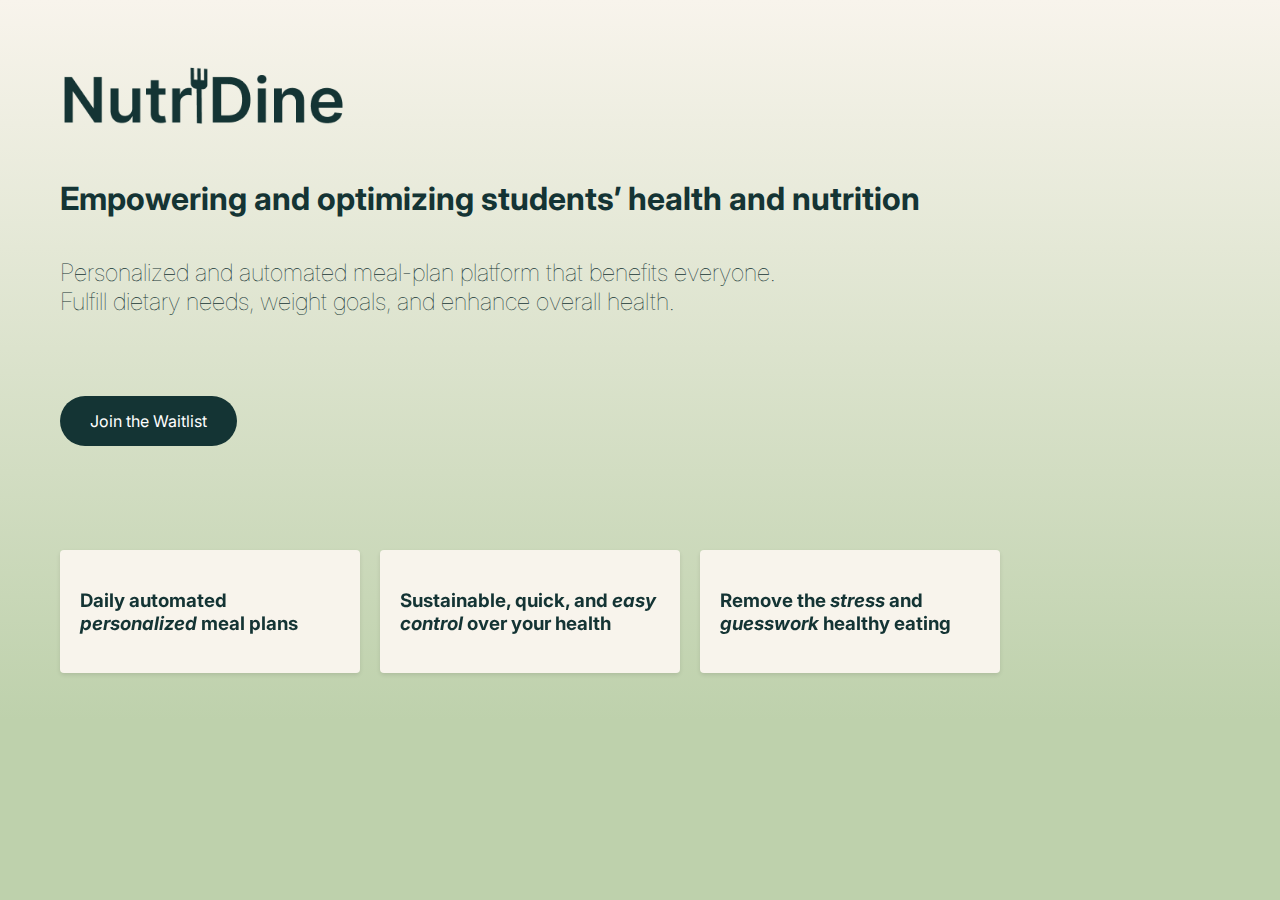
<file: index.html>
<!DOCTYPE html>
<html lang="en">
<head>
<meta charset="UTF-8">
<meta name="viewport" content="width=device-width, initial-scale=1.0">
<title>NutriDine</title>
<link rel="stylesheet" href="style_title.css">
<link href="https://fonts.googleapis.com/css2?family=Inter:wght@400;700&display=swap" rel="stylesheet">
</head>
<body>
  <canvas id="projector"></canvas>
<div class="container">
    <img src="Logo.png" alt="NutriDine Logo" style="width: 300px; height: 100;">
    <p class="slogan">Empowering and optimizing students’ health and nutrition</p>
  <p class="description">
    Personalized and automated meal-plan platform that benefits everyone. Fulfill dietary needs, weight goals, and enhance overall health.
  </p>
  <a href="index_waitlist.html" class="button">Join the Waitlist</a>
  
  <div class="features">
    <div class="feature">
      <h3>Daily automated <em>personalized</em> meal plans</h3>
    </div>
    <div class="feature">
      <h3>Sustainable, quick, and <em>easy control</em> over your health</h3>
    </div>
    <div class="feature">
      <h3>Remove the <em>stress</em> and <em>guesswork</em> healthy eating</h3>
    </div>
  </div>
</div>

<script src="https://code.createjs.com/1.0.0/createjs.min.js"></script>
<script src="https://cdnjs.cloudflare.com/ajax/libs/gsap/3.5.1/gsap.min.js"></script>

<script src="script_title.js"></script>
<script src="particle-engine.js"></script>
<script>
    var particles;
    (function(){
        particles = new ParticleEngine('projector');
        createjs.Ticker.addEventListener("tick", updateCanvas);
        window.addEventListener('resize', resizeCanvas, false);

        function updateCanvas(){
            particles.render();
        }

        function resizeCanvas(){
            particles.resize();
        }
    }());
</script>
</body>
</html>
</file>
<file: style_title.css>
/* Contents of style.css */

body {
    font-family: "Inter", sans-serif;
    margin: 30;
    padding: 0;
    background-color: #f5f5f5;
    color: #143434;
  }
  
  .container {
    max-width: 1200px; /* Adjust this value based on your design requirements */
    margin-left: auto;
    margin-right: auto;
    padding-left: 40px; /* This will add space from the left */
    padding-top: 60px; /* Adjust this value as needed to move the logo down */
  }
  
  
  
  .slogan {
    font-weight: 700; /* Make it bold */
    font-size: 2em; /* Make it larger, adjust value as needed */
    margin: 40px;
    margin-left: 0px;
  }
  
  .description {
    font-size: 1.5em; /* Increase font size, adjust as needed */
    margin: 20px 0; /* Add some margin if needed */
    /* Control the width to make it wrap into three lines or use media queries for responsiveness */
    width: 60%; 
    font-weight: 50;
    margin: 40px;
    margin-left: 0px;
  }

  .feature em { /* Specific styles for emphasized text within the feature boxes */
    font-weight: 700; /* Bold */
    font-style: italic; /* Italic */
  }
  
  .button {
    display: inline-block;
    padding: 15px 30px; /* Increase padding for a larger button */
    background-color: #143434;
    color: white;
    text-decoration: none;
    border-radius: 50px; /* Increased border-radius to make the button rounder */
    transition: box-shadow 0.3s ease; /* Add smooth transition for shadow */
    font-size: 1em; /* Adjust button text size if needed */
    margin: 40px;
    margin-left: 0px;
    z-index: 1;
    position: relative; /* Required for absolute positioning of pseudo-elements */
    overflow: hidden; /* Ensures pseudo-elements don't extend beyond the button's boundaries */
    transition: color 0.3s ease; /* Transition for text color change if desired */
  }
  
  .button::after {
    content: '';
    position: absolute;
    top: 0;
    left: 0;
    width: 100%;
    height: 100%;
    border: 2px solid transparent; /* Initially the border is transparent */
    border-radius: 50px; /* Match the border-radius of the button */
    transition: transform 0.3s ease, border-color 0.3s ease;
    transform: scale(0);
    z-index: 0;
  }
  
  .button:hover::after {
    transform: scale(1);
    border-color: #bed1ac; /* The color you want for the glowing border */
  }
  .features {
    display: flex;
    justify-content: flex-start;
    align-items: flex-start;
    flex-wrap: wrap;
    margin-top: 60px;
    padding: 0; /* Remove padding to align with the .container */
  }
  
  .feature {
    width: calc(25% - 40px); /* Adjust the width as needed */
    padding: 20px;
    background-color: #F8F4EC;
    box-shadow: 0 2px 4px rgba(0,0,0,0.1);
    border-radius: 4px;
    margin-right: 20px; /* Space between feature boxes */
    z-index: 2;
  }
  
  /* Target the first feature box to align with the container's content */
  .feature:first-child {
    margin-left: 0px; /* This should be the same as the container's padding */
  }
  
  html, body {
    width: 100%; 
    height: 100%; 
    padding: 0; 
    margin: 0;
    overflow: hidden;
    background: linear-gradient(0deg, #bed1ac  20%, #F8F4EC 100%);
    background-attachment: fixed;
    z-index: -1;
}

/* Style for your canvas */
#projector {
    position: fixed;
    top: 0;
    left: 0;
    width: 100%;
    height: 100%;
    z-index: 0; /* Ensures that the canvas is behind other content */
}
</file>
